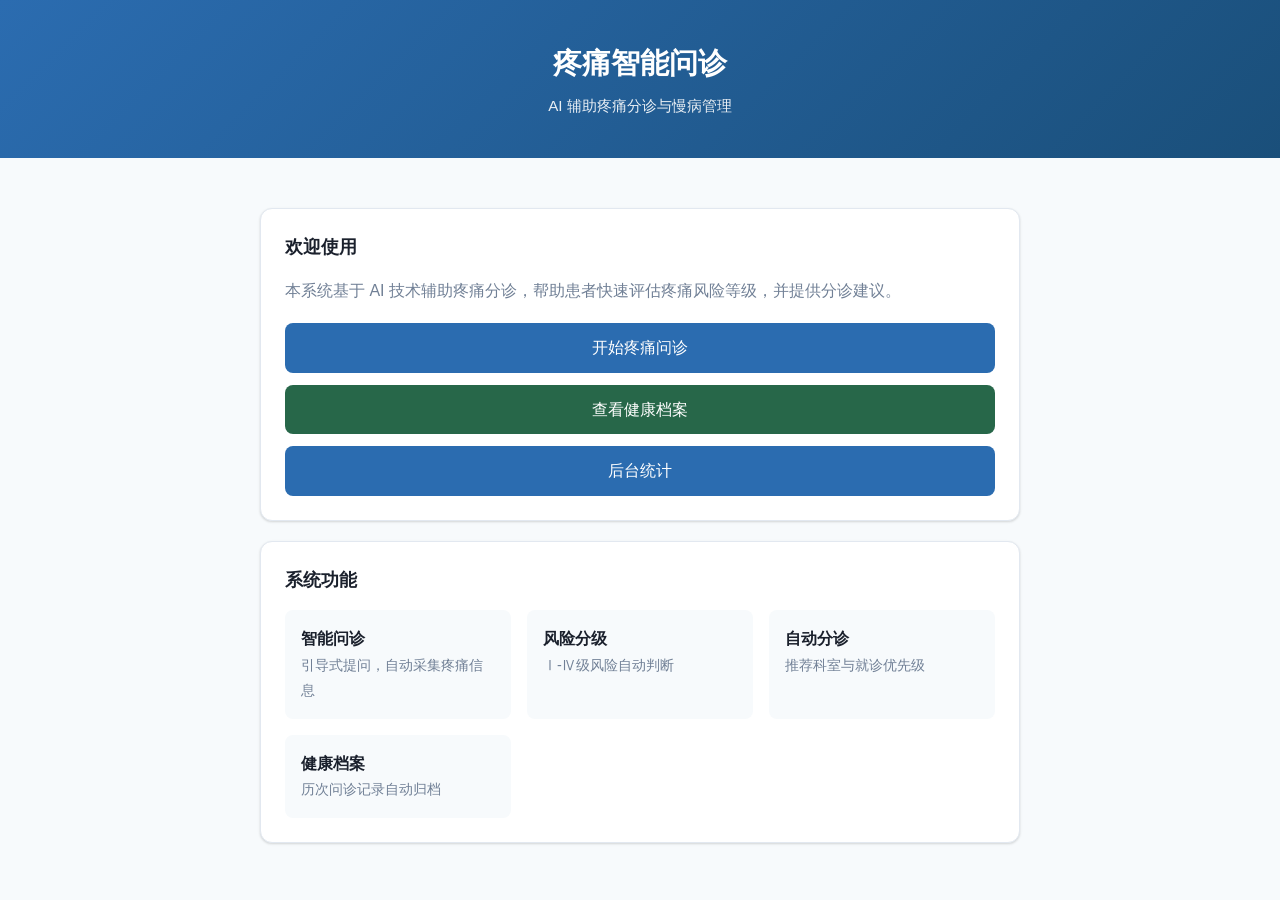
<file: index.html>
<!DOCTYPE html>
<html lang="zh-CN">
<head>
  <meta charset="UTF-8">
  <meta name="viewport" content="width=device-width, initial-scale=1.0">
  <title>疼痛智能问诊系统</title>
  <link rel="stylesheet" href="css/style.css">
</head>
<body>
  <div class="header">
    <h1>疼痛智能问诊</h1>
    <p>AI 辅助疼痛分诊与慢病管理</p>
  </div>

  <div class="container">
    <div class="card">
      <div class="card-title">欢迎使用</div>
      <p style="color: var(--text-muted); margin-bottom: 16px;">
        本系统基于 AI 技术辅助疼痛分诊，帮助患者快速评估疼痛风险等级，并提供分诊建议。
      </p>
      <div class="btn-group">
        <a href="consult.html" class="btn btn-primary btn-block">开始疼痛问诊</a>
        <a href="records.html" class="btn btn-primary btn-block" style="background: var(--success);">查看健康档案</a>
        <a href="stats.html" class="btn btn-primary btn-block" style="background: var(--info);">后台统计</a>
      </div>
    </div>

    <div class="card">
      <div class="card-title">系统功能</div>
      <div style="display: grid; grid-template-columns: repeat(auto-fill, minmax(200px, 1fr)); gap: 16px;">
        <div style="padding: 16px; background: var(--bg); border-radius: 8px;">
          <strong>智能问诊</strong><br>
          <span style="font-size: 0.9rem; color: var(--text-muted);">引导式提问，自动采集疼痛信息</span>
        </div>
        <div style="padding: 16px; background: var(--bg); border-radius: 8px;">
          <strong>风险分级</strong><br>
          <span style="font-size: 0.9rem; color: var(--text-muted);">Ⅰ-Ⅳ级风险自动判断</span>
        </div>
        <div style="padding: 16px; background: var(--bg); border-radius: 8px;">
          <strong>自动分诊</strong><br>
          <span style="font-size: 0.9rem; color: var(--text-muted);">推荐科室与就诊优先级</span>
        </div>
        <div style="padding: 16px; background: var(--bg); border-radius: 8px;">
          <strong>健康档案</strong><br>
          <span style="font-size: 0.9rem; color: var(--text-muted);">历次问诊记录自动归档</span>
        </div>
      </div>
    </div>
  </div>
</body>
</html>
</file>
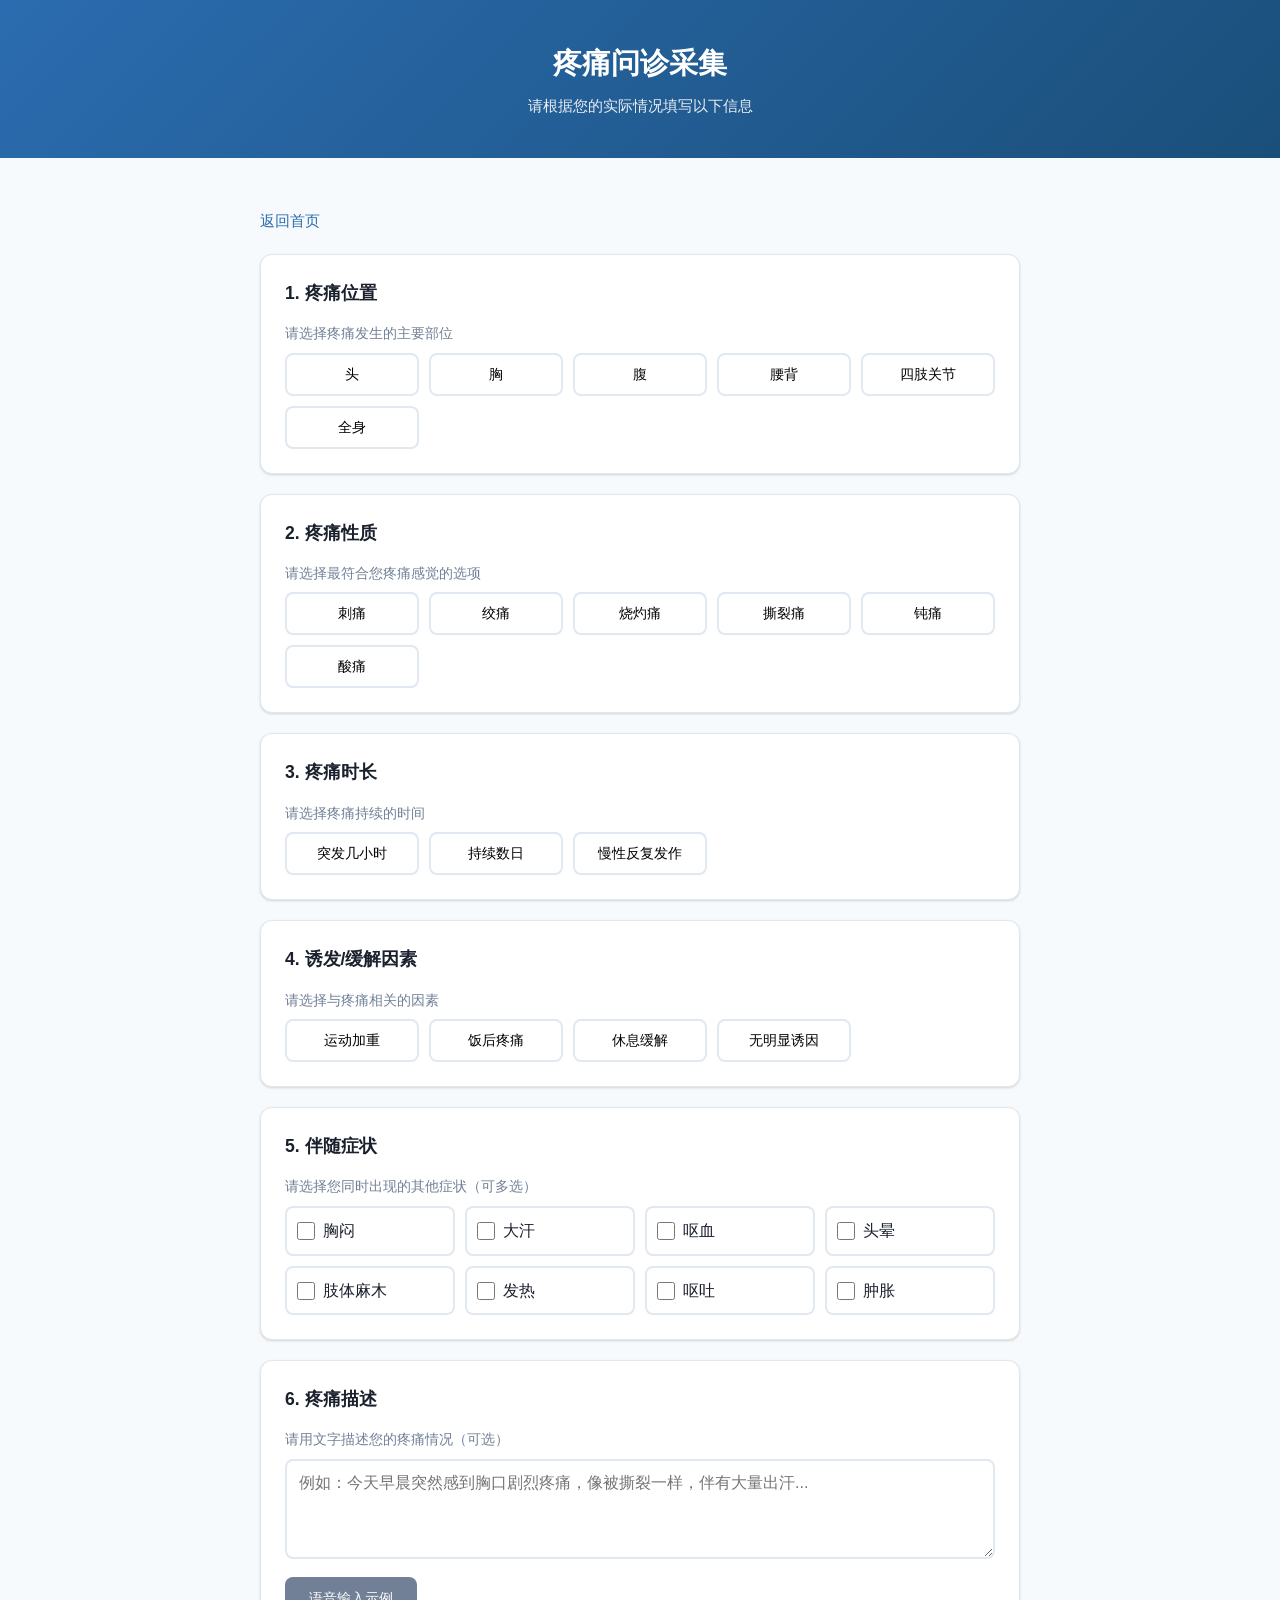
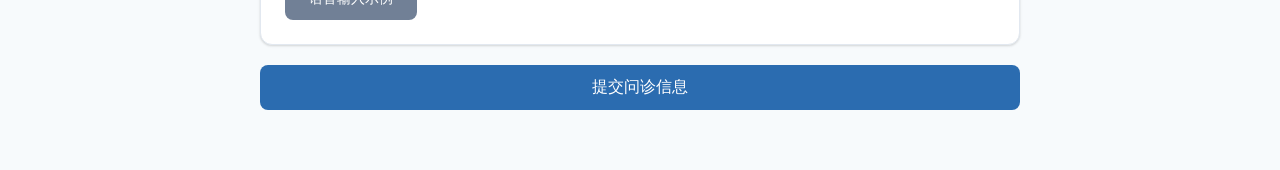
<file: consult.html>
<!DOCTYPE html>
<html lang="zh-CN">
<head>
  <meta charset="UTF-8">
  <meta name="viewport" content="width=device-width, initial-scale=1.0">
  <title>疼痛问诊采集</title>
  <link rel="stylesheet" href="css/style.css">
</head>
<body>
  <div class="header">
    <h1>疼痛问诊采集</h1>
    <p>请根据您的实际情况填写以下信息</p>
  </div>

  <div class="container">
    <a href="index.html" class="nav-back">返回首页</a>

    <form id="consultForm">
      <div class="card">
        <div class="card-title">1. 疼痛位置</div>
        <div class="form-hint">请选择疼痛发生的主要部位</div>
        <div class="options-grid" id="locationOptions">
          <button type="button" class="option-btn" data-value="头">头</button>
          <button type="button" class="option-btn" data-value="胸">胸</button>
          <button type="button" class="option-btn" data-value="腹">腹</button>
          <button type="button" class="option-btn" data-value="腰背">腰背</button>
          <button type="button" class="option-btn" data-value="四肢关节">四肢关节</button>
          <button type="button" class="option-btn" data-value="全身">全身</button>
        </div>
        <input type="hidden" name="location" id="locationInput">
      </div>

      <div class="card">
        <div class="card-title">2. 疼痛性质</div>
        <div class="form-hint">请选择最符合您疼痛感觉的选项</div>
        <div class="options-grid" id="natureOptions">
          <button type="button" class="option-btn" data-value="刺痛">刺痛</button>
          <button type="button" class="option-btn" data-value="绞痛">绞痛</button>
          <button type="button" class="option-btn" data-value="烧灼痛">烧灼痛</button>
          <button type="button" class="option-btn" data-value="撕裂痛">撕裂痛</button>
          <button type="button" class="option-btn" data-value="钝痛">钝痛</button>
          <button type="button" class="option-btn" data-value="酸痛">酸痛</button>
        </div>
        <input type="hidden" name="nature" id="natureInput">
      </div>

      <div class="card">
        <div class="card-title">3. 疼痛时长</div>
        <div class="form-hint">请选择疼痛持续的时间</div>
        <div class="options-grid" id="durationOptions">
          <button type="button" class="option-btn" data-value="突发几小时">突发几小时</button>
          <button type="button" class="option-btn" data-value="持续数日">持续数日</button>
          <button type="button" class="option-btn" data-value="慢性反复发作">慢性反复发作</button>
        </div>
        <input type="hidden" name="duration" id="durationInput">
      </div>

      <div class="card">
        <div class="card-title">4. 诱发/缓解因素</div>
        <div class="form-hint">请选择与疼痛相关的因素</div>
        <div class="options-grid" id="factorOptions">
          <button type="button" class="option-btn" data-value="运动加重">运动加重</button>
          <button type="button" class="option-btn" data-value="饭后疼痛">饭后疼痛</button>
          <button type="button" class="option-btn" data-value="休息缓解">休息缓解</button>
          <button type="button" class="option-btn" data-value="无明显诱因">无明显诱因</button>
        </div>
        <input type="hidden" name="factor" id="factorInput">
      </div>

      <div class="card">
        <div class="card-title">5. 伴随症状</div>
        <div class="form-hint">请选择您同时出现的其他症状（可多选）</div>
        <div class="checkbox-grid" id="symptomsOptions">
          <label class="checkbox-item">
            <input type="checkbox" value="胸闷"> 胸闷
          </label>
          <label class="checkbox-item">
            <input type="checkbox" value="大汗"> 大汗
          </label>
          <label class="checkbox-item">
            <input type="checkbox" value="呕血"> 呕血
          </label>
          <label class="checkbox-item">
            <input type="checkbox" value="头晕"> 头晕
          </label>
          <label class="checkbox-item">
            <input type="checkbox" value="肢体麻木"> 肢体麻木
          </label>
          <label class="checkbox-item">
            <input type="checkbox" value="发热"> 发热
          </label>
          <label class="checkbox-item">
            <input type="checkbox" value="呕吐"> 呕吐
          </label>
          <label class="checkbox-item">
            <input type="checkbox" value="肿胀"> 肿胀
          </label>
        </div>
      </div>

      <div class="card">
        <div class="card-title">6. 疼痛描述</div>
        <div class="form-hint">请用文字描述您的疼痛情况（可选）</div>
        <textarea class="form-control" id="description" placeholder="例如：今天早晨突然感到胸口剧烈疼痛，像被撕裂一样，伴有大量出汗..."></textarea>
        <button type="button" class="btn btn-primary" style="margin-top: 10px; background: var(--text-muted); font-size: 0.9rem;" onclick="fillExample()">
          语音输入示例
        </button>
      </div>

      <button type="submit" class="btn btn-primary btn-block" style="margin-bottom: 40px;">提交问诊信息</button>
    </form>
  </div>

  <script src="js/triage.js"></script>
  <script src="js/storage.js"></script>
  <script src="js/api.js"></script>
  <script>
    // Single-select options
    function setupSingleSelect(containerId, inputId) {
      const container = document.getElementById(containerId);
      const input = document.getElementById(inputId);
      container.querySelectorAll('.option-btn').forEach(btn => {
        btn.addEventListener('click', () => {
          container.querySelectorAll('.option-btn').forEach(b => b.classList.remove('selected'));
          btn.classList.add('selected');
          input.value = btn.dataset.value;
        });
      });
    }

    setupSingleSelect('locationOptions', 'locationInput');
    setupSingleSelect('natureOptions', 'natureInput');
    setupSingleSelect('durationOptions', 'durationInput');
    setupSingleSelect('factorOptions', 'factorInput');

    // Checkbox styling
    document.querySelectorAll('.checkbox-item').forEach(item => {
      const checkbox = item.querySelector('input[type="checkbox"]');
      item.addEventListener('click', (e) => {
        if (e.target !== checkbox) {
          checkbox.checked = !checkbox.checked;
        }
        item.classList.toggle('checked', checkbox.checked);
      });
    });

    function fillExample() {
      document.getElementById('description').value = '今天早晨突然感到胸口剧烈疼痛，像被撕裂一样，伴有大量出汗，疼痛持续不缓解。';
    }

    document.getElementById('consultForm').addEventListener('submit', async (e) => {
      e.preventDefault();

      const location = document.getElementById('locationInput').value;
      const nature = document.getElementById('natureInput').value;
      const duration = document.getElementById('durationInput').value;
      const factor = document.getElementById('factorInput').value;
      const symptoms = Array.from(document.querySelectorAll('#symptomsOptions input:checked')).map(cb => cb.value);
      const description = document.getElementById('description').value;

      if (!location || !nature || !duration) {
        alert('请至少填写疼痛位置、性质和时长');
        return;
      }

      const submitButton = e.target.querySelector('button[type="submit"]');
      submitButton.disabled = true;
      submitButton.textContent = '正在调用模型分析...';

      const formData = { location, nature, duration, factor, symptoms, description };
      const aiResponse = await smartTriage(formData);

      const record = {
        formData,
        result: aiResponse.result,
        warnings: aiResponse.warnings,
        backendUsed: aiResponse.backendUsed
      };
      saveRecord(record);

      // Pass result to result page via URL
      const params = new URLSearchParams();
      params.set('data', JSON.stringify(record));
      window.location.href = 'result.html?' + params.toString();
    });
  </script>
</body>
</html>
</file>
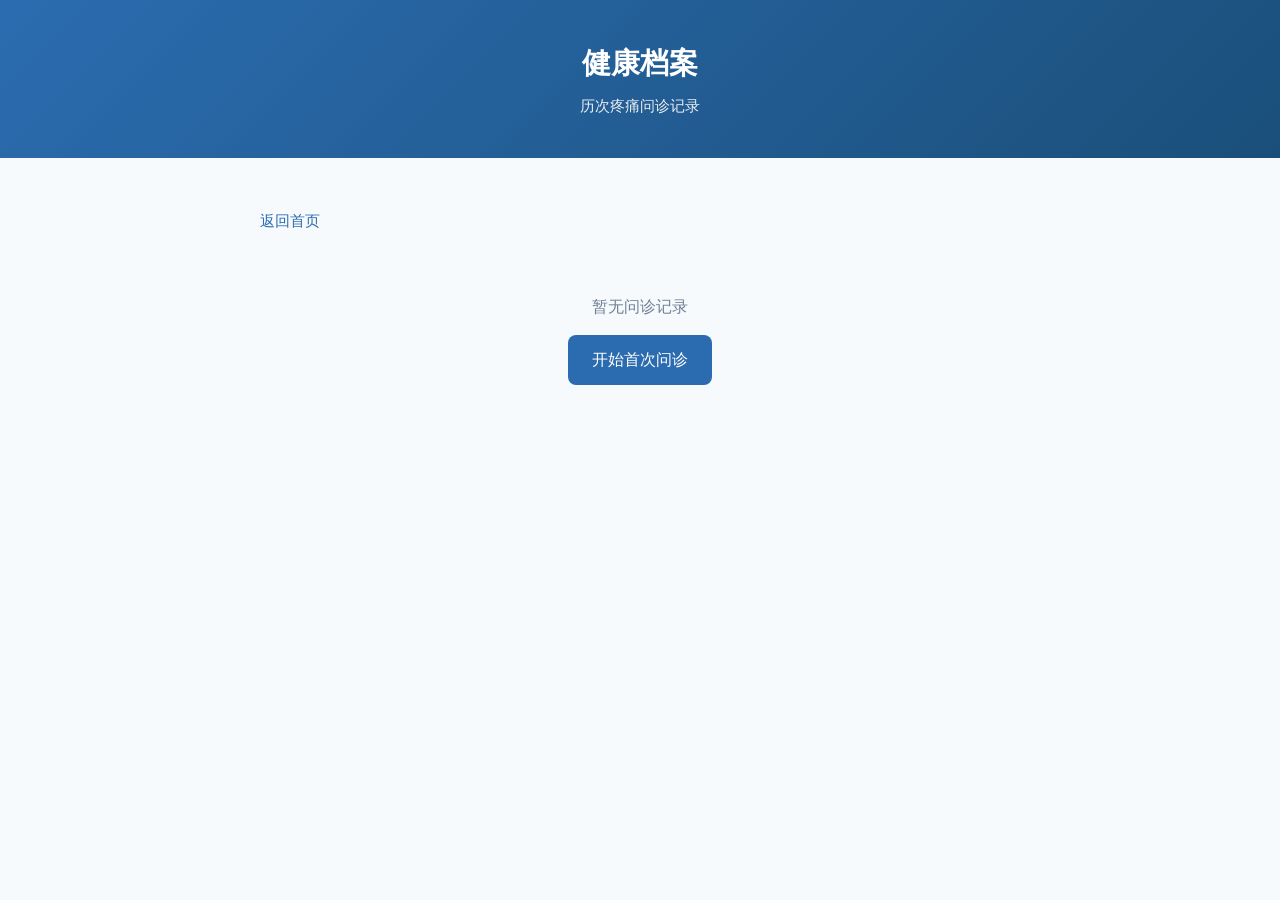
<file: records.html>
<!DOCTYPE html>
<html lang="zh-CN">
<head>
  <meta charset="UTF-8">
  <meta name="viewport" content="width=device-width, initial-scale=1.0">
  <title>健康档案</title>
  <link rel="stylesheet" href="css/style.css">
</head>
<body>
  <div class="header">
    <h1>健康档案</h1>
    <p>历次疼痛问诊记录</p>
  </div>

  <div class="container">
    <a href="index.html" class="nav-back">返回首页</a>

    <div id="recordsContainer"></div>
  </div>

  <script src="js/storage.js"></script>
  <script>
    function renderRecords() {
      const records = getRecords();
      const container = document.getElementById('recordsContainer');

      if (records.length === 0) {
        container.innerHTML = `
          <div class="empty-state">
            <p>暂无问诊记录</p>
            <a href="consult.html" class="btn btn-primary">开始首次问诊</a>
          </div>
        `;
        return;
      }

      let html = `<div class="card"><div class="card-title">共 ${records.length} 条记录</div></div>`;

      records.forEach(r => {
        const risk = r.result?.risk;
        const riskBadge = risk ? `<span class="risk-badge ${risk.color}">${risk.level}</span>` : '';
        html += `
          <div class="record-item">
            <div class="record-header">
              <span class="record-date">${r.date}</span>
              ${riskBadge}
            </div>
            <div class="record-body">
              <p><strong>部位：</strong>${r.result?.location || '未分类'} &nbsp;|&nbsp; <strong>性质：</strong>${r.result?.nature || '未分类'}</p>
              <p><strong>建议：</strong>${risk?.desc || '无'} &nbsp;|&nbsp; <strong>科室：</strong>${r.result?.department || '未分配'}</p>
            </div>
          </div>
        `;
      });

      container.innerHTML = html;
    }

    renderRecords();
  </script>
</body>
</html>
</file>
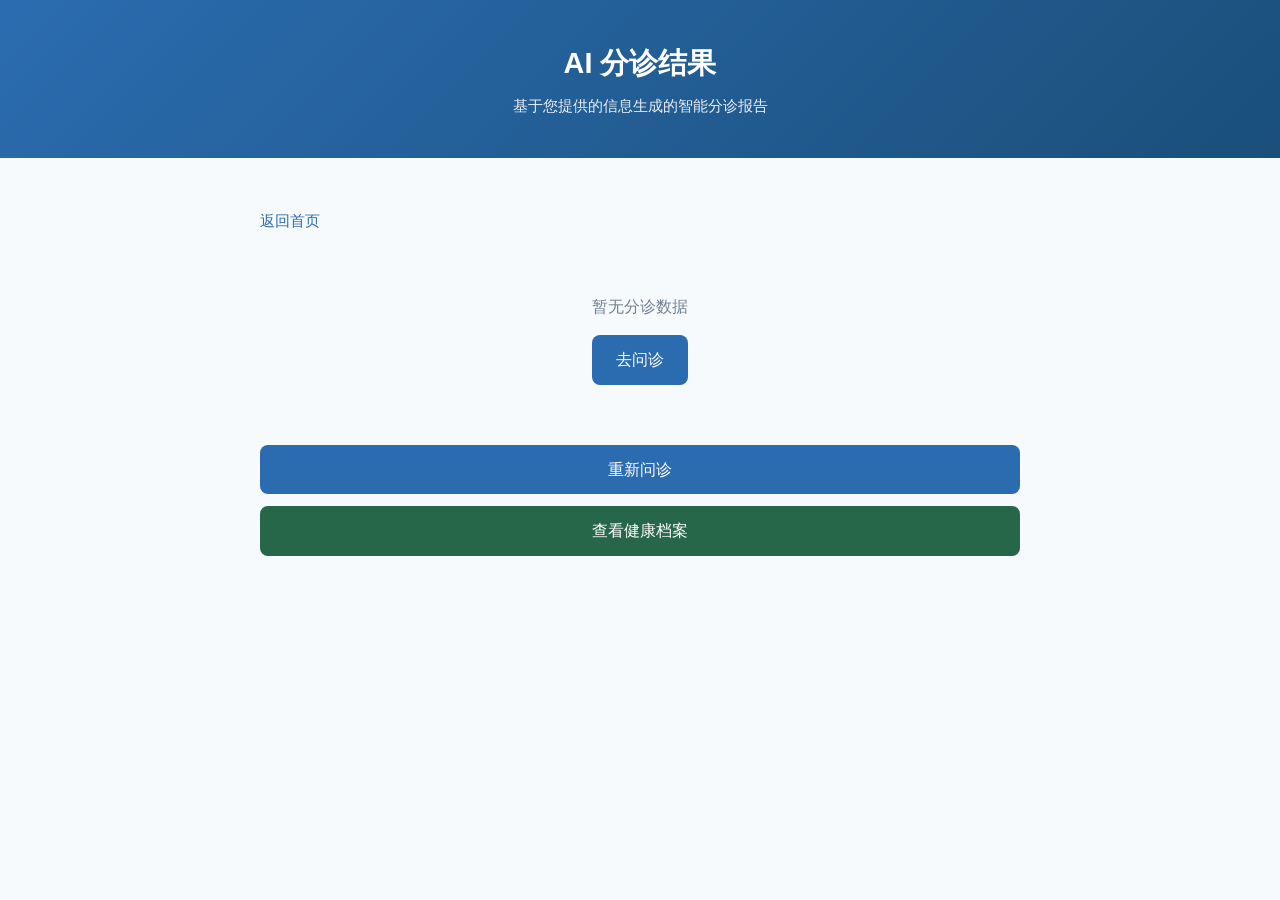
<file: result.html>
<!DOCTYPE html>
<html lang="zh-CN">
<head>
  <meta charset="UTF-8">
  <meta name="viewport" content="width=device-width, initial-scale=1.0">
  <title>分诊结果</title>
  <link rel="stylesheet" href="css/style.css">
</head>
<body>
  <div class="header">
    <h1>AI 分诊结果</h1>
    <p>基于您提供的信息生成的智能分诊报告</p>
  </div>

  <div class="container">
    <a href="index.html" class="nav-back">返回首页</a>

    <div id="resultContainer"></div>

    <div class="btn-group" style="margin-top: 20px;">
      <a href="consult.html" class="btn btn-primary btn-block">重新问诊</a>
      <a href="records.html" class="btn btn-primary btn-block" style="background: var(--success);">查看健康档案</a>
    </div>
  </div>

  <script>
    function renderResult() {
      const params = new URLSearchParams(window.location.search);
      const dataStr = params.get('data');
      if (!dataStr) {
        document.getElementById('resultContainer').innerHTML = '<div class="empty-state"><p>暂无分诊数据</p><a href="consult.html" class="btn btn-primary">去问诊</a></div>';
        return;
      }

      const record = JSON.parse(decodeURIComponent(dataStr));
      const r = record.result;
      const f = record.formData;
      const warningsHtml = (record.warnings || []).map(item => `<div class="alert alert-warning">${item}</div>`).join('');
      const modelSources = r.model_sources || {};
      const emotion = r.emotion || {};

      const alertClass = r.risk.level === 'Ⅰ级' ? 'alert-danger' :
                         r.risk.level === 'Ⅱ级' ? 'alert-warning' :
                         r.risk.level === 'Ⅲ级' ? 'alert-info' : 'alert-success';

      const html = `
        ${warningsHtml}
        <div class="alert ${alertClass}">
          <strong>风险等级：${r.risk.level}（${r.risk.label}）</strong><br>
          ${r.risk.desc}
        </div>

        <div class="card">
          <div class="card-title">AI 结构化摘要</div>
          <p style="line-height: 1.8;">${r.summary}</p>
        </div>

        <div class="card">
          <div class="card-title">分诊详情</div>

          <div class="result-section">
            <div class="result-label">疼痛部位分类</div>
            <div class="result-value">${r.location}</div>
          </div>

          <div class="result-section">
            <div class="result-label">疼痛性质分类</div>
            <div class="result-value">${r.nature}</div>
          </div>

          <div class="result-section">
            <div class="result-label">风险等级</div>
            <div class="result-value">
              <span class="risk-badge ${r.risk.color}">${r.risk.level} ${r.risk.label}</span>
            </div>
          </div>

          <div class="result-section">
            <div class="result-label">分诊建议</div>
            <div class="result-value">${r.risk.desc}</div>
          </div>

          <div class="result-section">
            <div class="result-label">推荐科室</div>
            <div class="result-value">${r.department}</div>
          </div>

          <div class="result-section">
            <div class="result-label">患者痛苦情绪强度</div>
            <div class="result-value">${emotion.label || '未分析'}${emotion.score !== undefined ? `（${Math.round(emotion.score * 100)}分）` : ''}</div>
          </div>

          <div class="result-section">
            <div class="result-label">OpenEMR 档案写入</div>
            <div class="result-value">${r.saved_to_openemr ? '已写入 OpenEMR' : '未写入，当前保存在浏览器本地档案'}</div>
          </div>
        </div>

        <div class="card">
          <div class="card-title">模型接入状态</div>
          <div class="result-section">
            <div class="result-label">FastChat 问诊结构化</div>
            <div class="result-value">${modelSources.fastchat || '未启用'}</div>
          </div>
          <div class="result-section">
            <div class="result-label">MONAI 多分类</div>
            <div class="result-value">${modelSources.monai || '未启用'}</div>
          </div>
          <div class="result-section">
            <div class="result-label">KoBERT-Emotion 情绪分类</div>
            <div class="result-value">${modelSources.kobert_emotion || '未启用'}</div>
          </div>
          <div class="result-section">
            <div class="result-label">OpenEMR 健康档案</div>
            <div class="result-value">${modelSources.openemr || '未启用'}</div>
          </div>
        </div>

        <div class="card">
          <div class="card-title">原始问诊信息</div>
          <div class="result-section">
            <div class="result-label">疼痛位置</div>
            <div class="result-value">${f.location || '未填写'}</div>
          </div>
          <div class="result-section">
            <div class="result-label">疼痛性质</div>
            <div class="result-value">${f.nature || '未填写'}</div>
          </div>
          <div class="result-section">
            <div class="result-label">疼痛时长</div>
            <div class="result-value">${f.duration || '未填写'}</div>
          </div>
          <div class="result-section">
            <div class="result-label">诱发/缓解因素</div>
            <div class="result-value">${f.factor || '未填写'}</div>
          </div>
          <div class="result-section">
            <div class="result-label">伴随症状</div>
            <div class="result-value">${f.symptoms?.join('、') || '无'}</div>
          </div>
          <div class="result-section">
            <div class="result-label">文字描述</div>
            <div class="result-value">${f.description || '无'}</div>
          </div>
        </div>
      `;

      document.getElementById('resultContainer').innerHTML = html;
    }

    renderResult();
  </script>
</body>
</html>
</file>
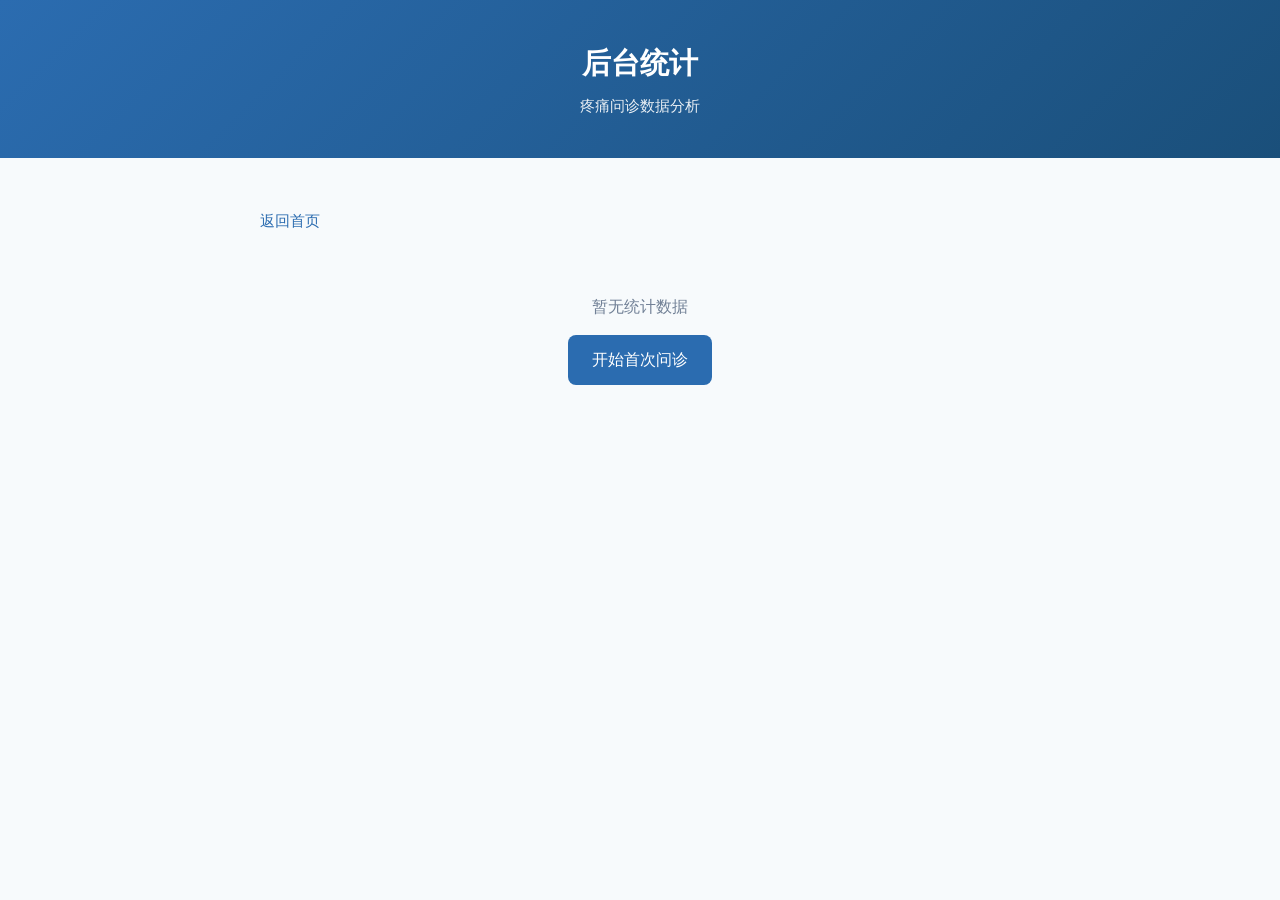
<file: stats.html>
<!DOCTYPE html>
<html lang="zh-CN">
<head>
  <meta charset="UTF-8">
  <meta name="viewport" content="width=device-width, initial-scale=1.0">
  <title>后台统计</title>
  <link rel="stylesheet" href="css/style.css">
</head>
<body>
  <div class="header">
    <h1>后台统计</h1>
    <p>疼痛问诊数据分析</p>
  </div>

  <div class="container">
    <a href="index.html" class="nav-back">返回首页</a>

    <div id="statsContainer"></div>
  </div>

  <script src="js/storage.js"></script>
  <script>
    const COLORS = ['#2b6cb0', '#38a169', '#d69e2e', '#e53e3e', '#805ad5', '#319795', '#dd6b20', '#718096'];

    function renderPieChart(data, title) {
      const entries = Object.entries(data);
      if (entries.length === 0) return '';

      const total = entries.reduce((sum, [, v]) => sum + v, 0);
      let currentAngle = -90;
      let svgPaths = '';
      let legendHtml = '';

      entries.forEach(([key, value], i) => {
        const percentage = value / total;
        const angle = percentage * 360;
        const color = COLORS[i % COLORS.length];

        const x1 = 90 + 80 * Math.cos(currentAngle * Math.PI / 180);
        const y1 = 90 + 80 * Math.sin(currentAngle * Math.PI / 180);
        const x2 = 90 + 80 * Math.cos((currentAngle + angle) * Math.PI / 180);
        const y2 = 90 + 80 * Math.sin((currentAngle + angle) * Math.PI / 180);
        const largeArc = angle > 180 ? 1 : 0;

        svgPaths += `<path d="M 90 90 L ${x1} ${y1} A 80 80 0 ${largeArc} 1 ${x2} ${y2} Z" fill="${color}" stroke="white" stroke-width="2"/>`;
        legendHtml += `
          <div class="legend-item">
            <span class="legend-color" style="background: ${color}"></span>
            <span>${key} (${value})</span>
          </div>
        `;

        currentAngle += angle;
      });

      return `
        <div class="card">
          <div class="card-title">${title}</div>
          <div class="pie-chart">
            <div class="pie-container">
              <svg viewBox="0 0 180 180" width="100%" height="100%">
                ${svgPaths}
                <circle cx="90" cy="90" r="40" fill="white"/>
                <text x="90" y="85" text-anchor="middle" font-size="14" font-weight="bold" fill="#1a202c">${total}</text>
                <text x="90" y="102" text-anchor="middle" font-size="10" fill="#718096">总计</text>
              </svg>
            </div>
            <div class="pie-legend">${legendHtml}</div>
          </div>
        </div>
      `;
    }

    function renderBarChart(data, title) {
      const entries = Object.entries(data);
      if (entries.length === 0) return '';

      const max = Math.max(...entries.map(([, v]) => v));

      let barsHtml = '';
      entries.forEach(([key, value], i) => {
        const width = max > 0 ? (value / max * 100) : 0;
        const color = COLORS[i % COLORS.length];
        barsHtml += `
          <div class="bar-item">
            <div class="bar-label">${key}</div>
            <div class="bar-track">
              <div class="bar-fill" style="width: ${width}%; background: ${color};"></div>
            </div>
            <div class="bar-value">${value}</div>
          </div>
        `;
      });

      return `
        <div class="card">
          <div class="card-title">${title}</div>
          <div class="bar-chart">${barsHtml}</div>
        </div>
      `;
    }

    function renderStats() {
      const stats = getStats();
      const container = document.getElementById('statsContainer');

      if (stats.total === 0) {
        container.innerHTML = `
          <div class="empty-state">
            <p>暂无统计数据</p>
            <a href="consult.html" class="btn btn-primary">开始首次问诊</a>
          </div>
        `;
        return;
      }

      let html = `
        <div class="stats-grid">
          <div class="stat-card">
            <div class="stat-number">${stats.total}</div>
            <div class="stat-label">总问诊数</div>
          </div>
          <div class="stat-card">
            <div class="stat-number">${Object.keys(stats.byLocation).length}</div>
            <div class="stat-label">疼痛部位种类</div>
          </div>
          <div class="stat-card">
            <div class="stat-number">${Object.keys(stats.byRisk).length}</div>
            <div class="stat-label">风险等级分布</div>
          </div>
          <div class="stat-card">
            <div class="stat-number">${Object.keys(stats.byDepartment).length}</div>
            <div class="stat-label">涉及科室数</div>
          </div>
        </div>
      `;

      html += renderBarChart(stats.byLocation, '疼痛部位分布');
      html += renderPieChart(stats.byRisk, '风险等级占比');
      html += renderBarChart(stats.byDepartment, '科室分流统计');

      container.innerHTML = html;
    }

    renderStats();
  </script>
</body>
</html>
</file>
<file: css/style.css>
:root {
  --primary: #2b6cb0;
  --primary-dark: #1a4f7a;
  --danger: #c53030;
  --danger-bg: #fff5f5;
  --warning: #c05621;
  --warning-bg: #fffaf0;
  --success: #276749;
  --success-bg: #f0fff4;
  --info: #2b6cb0;
  --info-bg: #ebf8ff;
  --bg: #f7fafc;
  --card: #ffffff;
  --text: #1a202c;
  --text-muted: #718096;
  --border: #e2e8f0;
  --shadow: 0 1px 3px rgba(0,0,0,0.1), 0 1px 2px rgba(0,0,0,0.06);
}

* { box-sizing: border-box; margin: 0; padding: 0; }

body {
  font-family: -apple-system, BlinkMacSystemFont, "Segoe UI", Roboto, "Helvetica Neue", Arial, sans-serif;
  background: var(--bg);
  color: var(--text);
  line-height: 1.6;
  min-height: 100vh;
}

.container {
  max-width: 800px;
  margin: 0 auto;
  padding: 20px;
}

/* Header */
.header {
  background: linear-gradient(135deg, var(--primary), var(--primary-dark));
  color: white;
  padding: 40px 20px;
  text-align: center;
  margin-bottom: 30px;
}

.header h1 {
  font-size: 1.8rem;
  margin-bottom: 8px;
}

.header p {
  opacity: 0.9;
  font-size: 0.95rem;
}

/* Cards */
.card {
  background: var(--card);
  border-radius: 12px;
  padding: 24px;
  margin-bottom: 20px;
  box-shadow: var(--shadow);
  border: 1px solid var(--border);
}

.card-title {
  font-size: 1.1rem;
  font-weight: 600;
  margin-bottom: 16px;
  color: var(--text);
}

/* Buttons */
.btn {
  display: inline-block;
  padding: 12px 24px;
  border-radius: 8px;
  border: none;
  font-size: 1rem;
  cursor: pointer;
  text-decoration: none;
  text-align: center;
  transition: all 0.2s;
  font-weight: 500;
}

.btn-primary {
  background: var(--primary);
  color: white;
}

.btn-primary:hover {
  background: var(--primary-dark);
}

.btn-block {
  display: block;
  width: 100%;
}

.btn-group {
  display: flex;
  flex-direction: column;
  gap: 12px;
  margin-top: 20px;
}

/* Form elements */
.form-group {
  margin-bottom: 20px;
}

.form-label {
  display: block;
  font-weight: 600;
  margin-bottom: 8px;
  color: var(--text);
}

.form-hint {
  font-size: 0.85rem;
  color: var(--text-muted);
  margin-bottom: 8px;
}

.options-grid {
  display: grid;
  grid-template-columns: repeat(auto-fill, minmax(120px, 1fr));
  gap: 10px;
}

.option-btn {
  padding: 10px 14px;
  border: 2px solid var(--border);
  border-radius: 8px;
  background: var(--card);
  cursor: pointer;
  text-align: center;
  transition: all 0.2s;
  font-size: 0.9rem;
}

.option-btn:hover {
  border-color: var(--primary);
}

.option-btn.selected {
  border-color: var(--primary);
  background: var(--info-bg);
  color: var(--primary);
  font-weight: 600;
}

.checkbox-grid {
  display: grid;
  grid-template-columns: repeat(auto-fill, minmax(140px, 1fr));
  gap: 10px;
}

.checkbox-item {
  display: flex;
  align-items: center;
  gap: 8px;
  padding: 10px;
  border: 2px solid var(--border);
  border-radius: 8px;
  cursor: pointer;
  transition: all 0.2s;
}

.checkbox-item:hover {
  border-color: var(--primary);
}

.checkbox-item input[type="checkbox"] {
  width: 18px;
  height: 18px;
  accent-color: var(--primary);
}

.checkbox-item.checked {
  border-color: var(--primary);
  background: var(--info-bg);
}

textarea.form-control {
  width: 100%;
  padding: 12px;
  border: 2px solid var(--border);
  border-radius: 8px;
  font-size: 1rem;
  resize: vertical;
  min-height: 100px;
  font-family: inherit;
}

textarea.form-control:focus {
  outline: none;
  border-color: var(--primary);
}

/* Risk badges */
.risk-badge {
  display: inline-block;
  padding: 6px 14px;
  border-radius: 20px;
  font-size: 0.85rem;
  font-weight: 600;
}

.risk-1 {
  background: var(--danger-bg);
  color: var(--danger);
  border: 1px solid #feb2b2;
}

.risk-2 {
  background: var(--warning-bg);
  color: var(--warning);
  border: 1px solid #fbd38d;
}

.risk-3 {
  background: var(--info-bg);
  color: var(--info);
  border: 1px solid #90cdf4;
}

.risk-4 {
  background: var(--success-bg);
  color: var(--success);
  border: 1px solid #9ae6b4;
}

/* Result sections */
.result-section {
  margin-bottom: 16px;
  padding-bottom: 16px;
  border-bottom: 1px solid var(--border);
}

.result-section:last-child {
  border-bottom: none;
  margin-bottom: 0;
  padding-bottom: 0;
}

.result-label {
  font-size: 0.85rem;
  color: var(--text-muted);
  margin-bottom: 4px;
}

.result-value {
  font-size: 1.1rem;
  font-weight: 600;
}

/* Alert boxes */
.alert {
  padding: 16px;
  border-radius: 8px;
  margin-bottom: 16px;
  border-left: 4px solid;
}

.alert-danger {
  background: var(--danger-bg);
  border-color: var(--danger);
  color: var(--danger);
}

.alert-warning {
  background: var(--warning-bg);
  border-color: var(--warning);
  color: var(--warning);
}

.alert-info {
  background: var(--info-bg);
  border-color: var(--info);
  color: var(--info);
}

.alert-success {
  background: var(--success-bg);
  border-color: var(--success);
  color: var(--success);
}

/* Records list */
.record-item {
  padding: 16px;
  border: 1px solid var(--border);
  border-radius: 8px;
  margin-bottom: 12px;
  background: var(--card);
}

.record-header {
  display: flex;
  justify-content: space-between;
  align-items: center;
  margin-bottom: 8px;
}

.record-date {
  font-size: 0.85rem;
  color: var(--text-muted);
}

.record-body {
  font-size: 0.95rem;
}

.record-body p {
  margin-bottom: 4px;
}

/* Stats */
.stats-grid {
  display: grid;
  grid-template-columns: repeat(auto-fill, minmax(200px, 1fr));
  gap: 16px;
  margin-bottom: 24px;
}

.stat-card {
  background: var(--card);
  border: 1px solid var(--border);
  border-radius: 8px;
  padding: 20px;
  text-align: center;
}

.stat-number {
  font-size: 2rem;
  font-weight: 700;
  color: var(--primary);
}

.stat-label {
  font-size: 0.9rem;
  color: var(--text-muted);
  margin-top: 4px;
}

.chart-container {
  margin-top: 24px;
}

.bar-chart {
  display: flex;
  flex-direction: column;
  gap: 12px;
}

.bar-item {
  display: flex;
  align-items: center;
  gap: 12px;
}

.bar-label {
  width: 100px;
  font-size: 0.9rem;
  text-align: right;
  flex-shrink: 0;
}

.bar-track {
  flex: 1;
  height: 24px;
  background: var(--bg);
  border-radius: 12px;
  overflow: hidden;
}

.bar-fill {
  height: 100%;
  border-radius: 12px;
  transition: width 0.5s ease;
}

.bar-value {
  width: 40px;
  font-size: 0.9rem;
  font-weight: 600;
  text-align: right;
}

.pie-chart {
  display: flex;
  justify-content: center;
  align-items: center;
  gap: 30px;
  flex-wrap: wrap;
}

.pie-container {
  width: 180px;
  height: 180px;
}

.pie-legend {
  display: flex;
  flex-direction: column;
  gap: 8px;
}

.legend-item {
  display: flex;
  align-items: center;
  gap: 8px;
  font-size: 0.9rem;
}

.legend-color {
  width: 14px;
  height: 14px;
  border-radius: 3px;
}

/* Navigation */
.nav-back {
  display: inline-flex;
  align-items: center;
  gap: 6px;
  color: var(--primary);
  text-decoration: none;
  font-size: 0.95rem;
  margin-bottom: 20px;
}

.nav-back:hover {
  text-decoration: underline;
}

/* Empty state */
.empty-state {
  text-align: center;
  padding: 40px 20px;
  color: var(--text-muted);
}

.empty-state p {
  margin-bottom: 16px;
}

/* Responsive */
@media (max-width: 600px) {
  .container {
    padding: 12px;
  }

  .header {
    padding: 30px 16px;
  }

  .header h1 {
    font-size: 1.5rem;
  }

  .options-grid {
    grid-template-columns: repeat(2, 1fr);
  }

  .checkbox-grid {
    grid-template-columns: repeat(2, 1fr);
  }

  .stats-grid {
    grid-template-columns: repeat(2, 1fr);
  }
}
</file>
